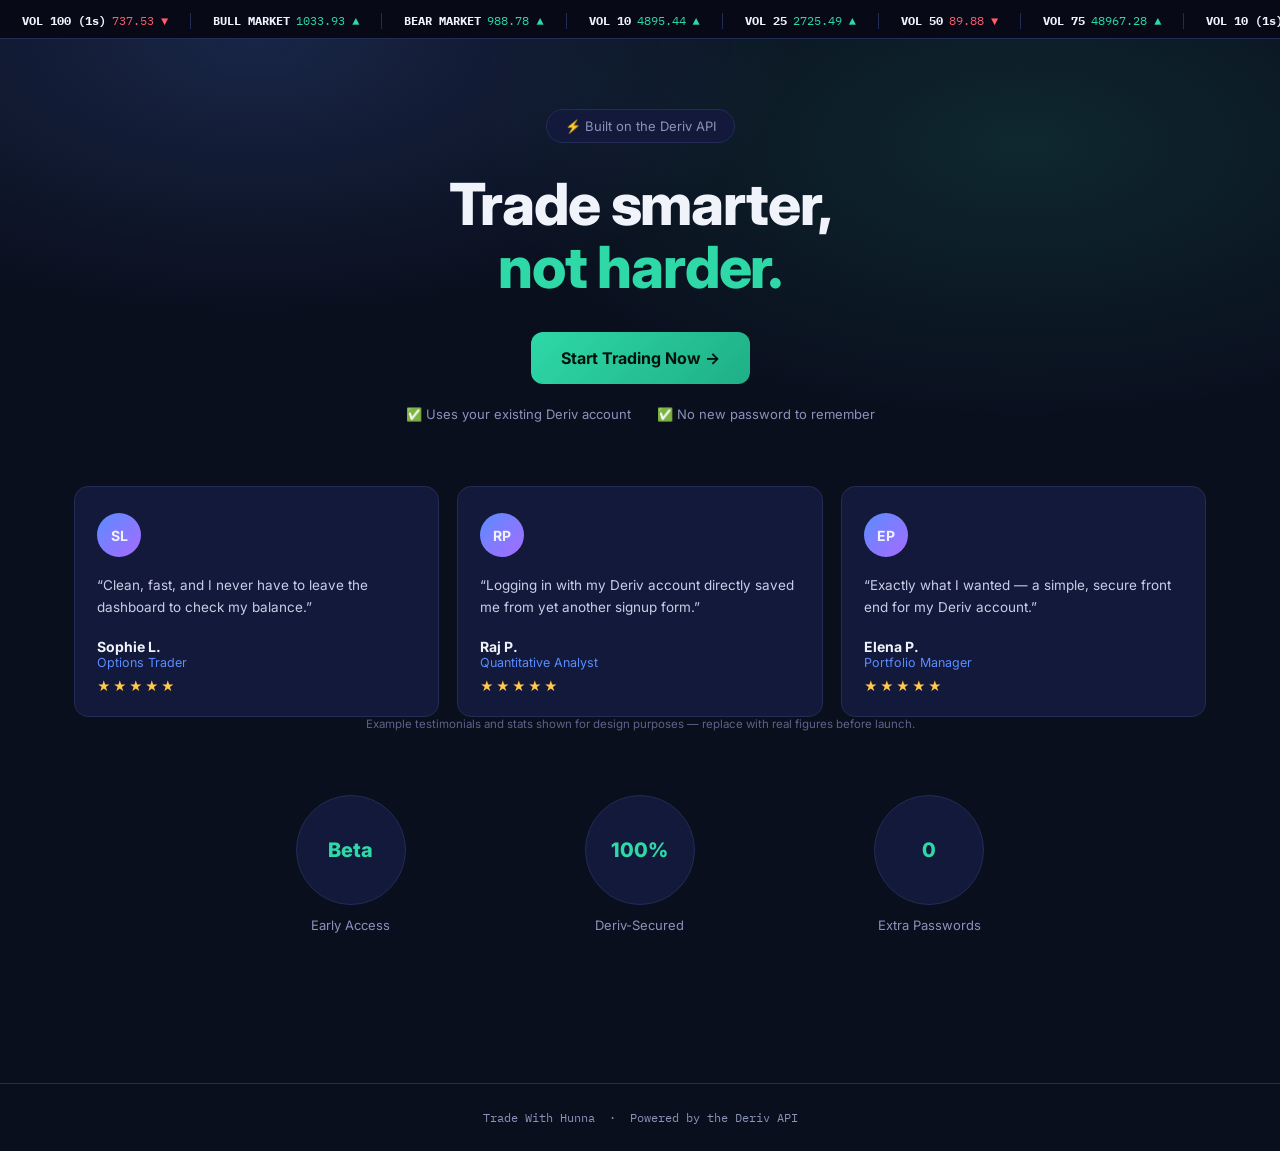
<file: index.html>
<!DOCTYPE html>
<html lang="en">
<head>
<meta charset="UTF-8">
<meta name="viewport" content="width=device-width, initial-scale=1.0">
<title>Trade With Hunna</title>
<link rel="preconnect" href="https://fonts.googleapis.com">
<link href="https://fonts.googleapis.com/css2?family=Inter:wght@400;500;600;700;800&family=IBM+Plex+Mono:wght@400;500&display=swap" rel="stylesheet">
<style>
  :root {
    --bg: #0A0F1E;
    --card: #12193A;
    --card-border: #232C55;
    --text: #F1F3FA;
    --text-dim: #8B92B8;
    --accent: #5B8CFF;
    --green: #2ED8A7;
    --purple: #A76BFF;
    --red: #FF5C6C;
  }
  * { box-sizing: border-box; }
  body {
    margin: 0;
    background: var(--bg);
    color: var(--text);
    font-family: 'Inter', sans-serif;
    -webkit-font-smoothing: antialiased;
  }
  .mono { font-family: 'IBM Plex Mono', monospace; }
  a { color: inherit; }

  /* Ticker */
  .ticker-bar {
    background: #070A16;
    border-bottom: 1px solid var(--card-border);
    overflow: hidden;
    white-space: nowrap;
    padding: 9px 0;
  }
  .ticker-track {
    display: inline-block;
    animation: scroll-left 30s linear infinite;
  }
  .ticker-item {
    display: inline-flex;
    align-items: center;
    gap: 6px;
    font-family: 'IBM Plex Mono', monospace;
    font-size: 12px;
    padding: 0 22px;
    border-right: 1px solid var(--card-border);
    color: var(--text-dim);
  }
  .ticker-item b { color: var(--text); }
  .ticker-item.up { color: var(--green); }
  .ticker-item.down { color: var(--red); }
  @keyframes scroll-left {
    from { transform: translateX(0); }
    to { transform: translateX(-50%); }
  }

  /* Hero */
  .hero {
    text-align: center;
    padding: 70px 24px 60px;
    background:
      radial-gradient(ellipse 900px 460px at 20% 0%, rgba(91,140,255,0.18), transparent 60%),
      radial-gradient(ellipse 900px 460px at 80% 10%, rgba(46,216,167,0.12), transparent 60%);
  }
  .badge {
    display: inline-flex;
    align-items: center;
    gap: 8px;
    background: var(--card);
    border: 1px solid var(--card-border);
    padding: 8px 18px;
    border-radius: 999px;
    font-size: 13px;
    color: var(--text-dim);
    margin-bottom: 30px;
  }
  h1 {
    font-size: clamp(34px, 6vw, 58px);
    font-weight: 800;
    letter-spacing: -0.02em;
    margin: 0 0 34px;
    line-height: 1.08;
  }
  h1 .accent { color: var(--green); }
  .cta {
    display: inline-flex;
    align-items: center;
    gap: 10px;
    background: linear-gradient(135deg, var(--green), #1FAF87);
    color: #04120C;
    font-weight: 700;
    font-size: 16px;
    padding: 16px 30px;
    border-radius: 12px;
    text-decoration: none;
  }
  .cta-notes {
    display: flex;
    justify-content: center;
    gap: 26px;
    margin-top: 22px;
    font-size: 13px;
    color: var(--text-dim);
    flex-wrap: wrap;
  }
  .cta-notes span { display: inline-flex; align-items: center; gap: 6px; }

  /* Testimonials */
  .testimonials {
    max-width: 1180px;
    margin: 64px auto 0;
    display: grid;
    grid-template-columns: repeat(auto-fit, minmax(240px, 1fr));
    gap: 18px;
    padding: 0 24px;
  }
  .t-card {
    background: var(--card);
    border: 1px solid var(--card-border);
    border-radius: 14px;
    padding: 26px 22px 22px;
    text-align: left;
  }
  .t-avatar {
    width: 44px; height: 44px;
    border-radius: 50%;
    background: linear-gradient(135deg, var(--accent), var(--purple));
    display: flex; align-items: center; justify-content: center;
    font-weight: 700;
    font-size: 14px;
    margin-bottom: 18px;
  }
  .t-quote { font-size: 13.5px; color: #C9CDE6; line-height: 1.6; margin-bottom: 20px; }
  .t-name { font-weight: 700; font-size: 14px; }
  .t-role { font-size: 12.5px; color: var(--accent); margin-bottom: 8px; }
  .t-stars { color: #FFC94A; font-size: 13px; letter-spacing: 2px; }

  /* Stats */
  .stats {
    max-width: 900px;
    margin: 64px auto 90px;
    display: grid;
    grid-template-columns: repeat(auto-fit, minmax(140px, 1fr));
    gap: 16px;
    padding: 0 24px;
    text-align: center;
  }
  .stat-circle {
    background: var(--card);
    border: 1px solid var(--card-border);
    border-radius: 50%;
    width: 110px; height: 110px;
    margin: 0 auto 12px;
    display: flex; align-items: center; justify-content: center;
    font-weight: 800;
    font-size: 20px;
    color: var(--green);
  }
  .stat-label { font-size: 13px; color: var(--text-dim); }

  footer { text-align: center; padding: 26px; color: var(--text-dim); font-size: 12px; font-family: 'IBM Plex Mono', monospace; border-top: 1px solid var(--card-border); }

  .disclaimer {
    max-width: 700px;
    margin: 0 auto 40px;
    text-align: center;
    font-size: 11.5px;
    color: #5C6389;
    padding: 0 24px;
  }
</style>
</head>
<body>

<div class="ticker-bar">
  <div class="ticker-track" id="ticker-track"></div>
</div>

<div class="hero">
  <div class="badge">&#9889; Built on the Deriv API</div>
  <h1>Trade smarter,<br><span class="accent">not harder.</span></h1>
  <a class="cta" href="https://trade-with-hunna-backend.onrender.com/login">Start Trading Now &rarr;</a>
  <div class="cta-notes">
    <span>&#9989; Uses your existing Deriv account</span>
    <span>&#9989; No new password to remember</span>
  </div>

  <div class="testimonials">
    <div class="t-card">
      <div class="t-avatar">SL</div>
      <div class="t-quote">&ldquo;Clean, fast, and I never have to leave the dashboard to check my balance.&rdquo;</div>
      <div class="t-name">Sophie L.</div>
      <div class="t-role">Options Trader</div>
      <div class="t-stars">&#9733;&#9733;&#9733;&#9733;&#9733;</div>
    </div>
    <div class="t-card">
      <div class="t-avatar">RP</div>
      <div class="t-quote">&ldquo;Logging in with my Deriv account directly saved me from yet another signup form.&rdquo;</div>
      <div class="t-name">Raj P.</div>
      <div class="t-role">Quantitative Analyst</div>
      <div class="t-stars">&#9733;&#9733;&#9733;&#9733;&#9733;</div>
    </div>
    <div class="t-card">
      <div class="t-avatar">EP</div>
      <div class="t-quote">&ldquo;Exactly what I wanted &mdash; a simple, secure front end for my Deriv account.&rdquo;</div>
      <div class="t-name">Elena P.</div>
      <div class="t-role">Portfolio Manager</div>
      <div class="t-stars">&#9733;&#9733;&#9733;&#9733;&#9733;</div>
    </div>
  </div>

  <div class="disclaimer">Example testimonials and stats shown for design purposes &mdash; replace with real figures before launch.</div>

  <div class="stats">
    <div>
      <div class="stat-circle">Beta</div>
      <div class="stat-label">Early Access</div>
    </div>
    <div>
      <div class="stat-circle">100%</div>
      <div class="stat-label">Deriv-Secured</div>
    </div>
    <div>
      <div class="stat-circle">0</div>
      <div class="stat-label">Extra Passwords</div>
    </div>
  </div>
</div>

<footer>Trade With Hunna &nbsp;&middot;&nbsp; Powered by the Deriv API</footer>

<script>
  const symbols = [
    ['VOL 100 (1s)', '737.53', 'down'],
    ['BULL MARKET', '1033.93', 'up'],
    ['BEAR MARKET', '988.78', 'up'],
    ['VOL 10', '4895.44', 'up'],
    ['VOL 25', '2725.49', 'up'],
    ['VOL 50', '89.88', 'down'],
    ['VOL 75', '48967.28', 'up'],
    ['VOL 10 (1s)', '9745.20', 'up'],
  ];
  const track = document.getElementById('ticker-track');
  const renderOnce = symbols.map(([name, val, dir]) =>
    `<span class="ticker-item ${dir}"><b>${name}</b> ${val} ${dir === 'up' ? '&#9650;' : '&#9660;'}</span>`
  ).join('');
  // duplicate for seamless loop
  track.innerHTML = renderOnce + renderOnce;
</script>

</body>
</html>
</file>
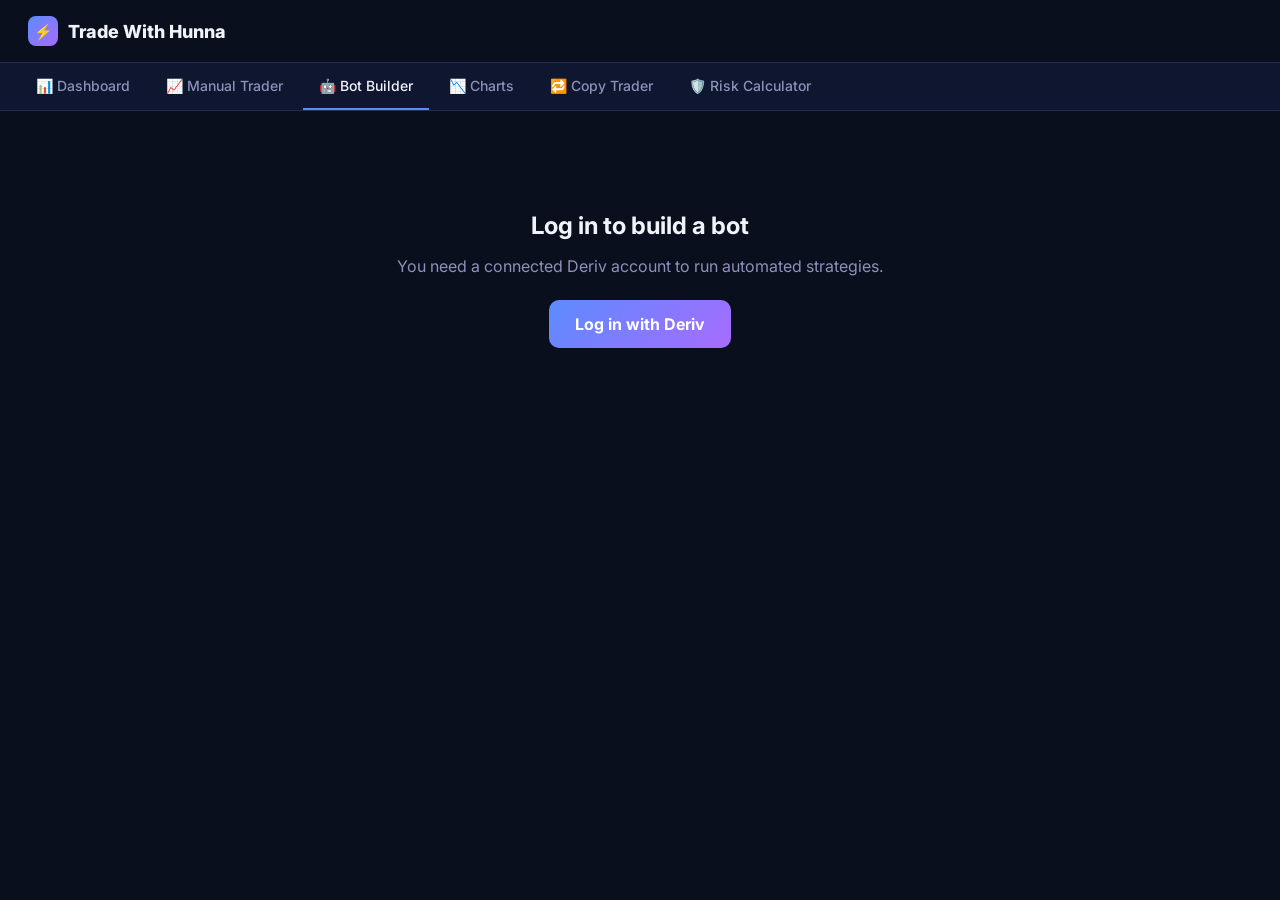
<file: bot-builder.html>
<!DOCTYPE html>
<html lang="en">
<head>
<meta charset="UTF-8">
<meta name="viewport" content="width=device-width, initial-scale=1.0">
<title>Bot Builder &mdash; Trade With Hunna</title>
<link rel="preconnect" href="https://fonts.googleapis.com">
<link href="https://fonts.googleapis.com/css2?family=Inter:wght@400;500;600;700;800&family=IBM+Plex+Mono:wght@400;500&display=swap" rel="stylesheet">
<style>
  :root {
    --bg: #0A0F1E;
    --card: #12193A;
    --card-border: #232C55;
    --text: #F1F3FA;
    --text-dim: #8B92B8;
    --accent: #5B8CFF;
    --green: #2ED8A7;
    --purple: #A76BFF;
    --red: #FF5C6C;
    --amber: #FFC94A;
  }
  * { box-sizing: border-box; }
  body { margin: 0; background: var(--bg); color: var(--text); font-family: 'Inter', sans-serif; }
  .mono { font-family: 'IBM Plex Mono', monospace; }

  .topbar { display: flex; align-items: center; justify-content: space-between; padding: 16px 28px; border-bottom: 1px solid var(--card-border); position: relative; z-index: 50; }
  .brand { display: flex; align-items: center; gap: 10px; font-weight: 800; font-size: 18px; text-decoration: none; color: var(--text); }
  .brand .glyph { width: 30px; height: 30px; border-radius: 8px; background: linear-gradient(135deg, var(--accent), var(--purple)); display: flex; align-items: center; justify-content: center; font-size: 15px; }

  /* Account switcher (pill + dropdown) - same pattern as Manual Trader */
  .acct-switcher { position: relative; }
  .balance-pill {
    display: flex; align-items: center; gap: 10px; background: var(--card); border: 1px solid var(--card-border);
    padding: 8px 16px; border-radius: 999px; font-size: 14px; font-weight: 600; cursor: pointer; user-select: none;
  }
  .balance-pill .dot { width: 7px; height: 7px; border-radius: 50%; background: var(--green); }
  .balance-pill .amt { color: var(--green); }
  .balance-pill .badge { font-size: 11px; border: 1px solid; padding: 2px 8px; border-radius: 20px; }
  .balance-pill .caret { color: var(--text-dim); font-size: 11px; transition: transform 0.15s ease; }
  .balance-pill.open .caret { transform: rotate(180deg); }

  .acct-dropdown {
    display: none; position: absolute; top: calc(100% + 10px); right: 0; width: 300px;
    background: #10172F; border: 1px solid var(--card-border); border-radius: 14px;
    box-shadow: 0 12px 32px rgba(0,0,0,0.45); overflow: hidden;
  }
  .acct-dropdown.open { display: block; }
  .acct-tabs { display: flex; }
  .acct-tabs button {
    flex: 1; background: none; border: none; color: var(--text-dim); font-family: inherit; font-weight: 700;
    font-size: 14px; padding: 14px 0; cursor: pointer; border-bottom: 2px solid transparent;
  }
  .acct-tabs button.active { color: var(--text); border-bottom-color: var(--red); }
  .acct-tabs button.active.demo-tab { border-bottom-color: var(--amber); }
  .acct-section-label { padding: 14px 16px 6px; font-size: 12px; color: var(--text-dim); font-weight: 600; }
  .acct-row {
    display: flex; align-items: center; justify-content: space-between; gap: 10px;
    margin: 0 12px 12px; padding: 12px 14px; background: #1A2244; border-radius: 10px;
    cursor: pointer; border: 1px solid transparent;
  }
  .acct-row.selected { border-color: var(--accent); }
  .acct-row .left { display: flex; align-items: center; gap: 10px; }
  .acct-row .flag { font-size: 18px; }
  .acct-row .meta .currency { font-weight: 700; font-size: 14px; }
  .acct-row .meta .id { font-size: 12px; color: var(--text-dim); }
  .acct-row .bal { font-weight: 700; font-size: 14px; }
  .acct-dropdown .logout-row {
    display: flex; align-items: center; justify-content: flex-end; gap: 6px;
    padding: 14px 16px; border-top: 1px solid var(--card-border); font-size: 13px; color: var(--text-dim);
    cursor: pointer;
  }
  .acct-dropdown .logout-row:hover { color: var(--text); }

  nav.subnav { display: flex; gap: 4px; padding: 0 20px; border-bottom: 1px solid var(--card-border); overflow-x: auto; background: #0F1630; }
  nav.subnav a { display: flex; align-items: center; gap: 7px; padding: 14px 16px; font-size: 14px; font-weight: 500; color: var(--text-dim); text-decoration: none; white-space: nowrap; border-bottom: 2px solid transparent; }
  nav.subnav a.active { color: var(--text); border-bottom-color: var(--accent); }

  .layout { max-width: 1300px; margin: 0 auto; padding: 32px 24px 80px; }
  .builder-grid { display: grid; grid-template-columns: 1fr 380px; gap: 20px; align-items: start; }
  @media (max-width: 980px) { .builder-grid { grid-template-columns: 1fr; } }

  .warning {
    background: rgba(255,92,108,0.08); border: 1px solid rgba(255,92,108,0.3);
    color: #FFB4BC; font-size: 13px; padding: 14px 18px; border-radius: 10px; margin-bottom: 24px; line-height: 1.5;
  }
  .warning.demo { background: rgba(255,201,74,0.08); border: 1px solid rgba(255,201,74,0.3); color: #FFE1A3; }

  .card { background: var(--card); border: 1px solid var(--card-border); border-radius: 16px; margin-bottom: 20px; overflow: hidden; }
  .card-header {
    background: #17205071; padding: 14px 20px; font-weight: 700; font-size: 14px;
    display: flex; align-items: center; gap: 8px; border-bottom: 1px solid var(--card-border);
  }
  .card-header .num {
    width: 22px; height: 22px; border-radius: 6px; background: var(--accent); color: #fff;
    display: flex; align-items: center; justify-content: center; font-size: 12px; font-weight: 800;
  }
  .card-body { padding: 20px; }
  .field { margin-bottom: 18px; }
  .field:last-child { margin-bottom: 0; }
  .field label { display: block; font-size: 13px; color: var(--text-dim); margin-bottom: 8px; }
  .field .hint { font-size: 12px; color: var(--text-dim); margin-top: 6px; }
  select, input {
    width: 100%; background: #0F1630; color: var(--text); border: 1px solid var(--card-border);
    padding: 11px 13px; border-radius: 10px; font-size: 14px; font-family: inherit;
  }
  select:disabled, input:disabled { opacity: 0.45; }
  .row2 { display: grid; grid-template-columns: 1fr 1fr; gap: 14px; }
  .row3 { display: grid; grid-template-columns: 1fr 1fr 1fr; gap: 14px; }
  .checkbox-field { display: flex; align-items: center; gap: 10px; }
  .checkbox-field input { width: auto; }
  .checkbox-field label { margin: 0; }

  /* Run panel (right column) */
  .run-panel { position: sticky; top: 20px; }
  .run-btn {
    width: 100%; padding: 16px; border-radius: 12px; border: none; font-weight: 700; font-size: 15px;
    cursor: pointer; display: flex; align-items: center; justify-content: center; gap: 8px; margin-bottom: 16px;
  }
  .run-btn.start { background: linear-gradient(135deg, var(--green), #1FAF87); color: #04120C; }
  .run-btn.stop { background: linear-gradient(135deg, var(--red), #C93E4D); color: #2A0508; }
  .run-btn:disabled { opacity: 0.5; cursor: not-allowed; }

  .stats-grid { display: grid; grid-template-columns: 1fr 1fr; gap: 12px; margin-bottom: 16px; }
  .stat-box { background: #0F1630; border: 1px solid var(--card-border); border-radius: 10px; padding: 12px 14px; }
  .stat-box .stat-label { font-size: 11px; color: var(--text-dim); text-transform: uppercase; letter-spacing: 0.03em; margin-bottom: 6px; }
  .stat-box .stat-value { font-weight: 700; font-size: 16px; }
  .stat-box .stat-value.profit { color: var(--green); }
  .stat-box .stat-value.loss { color: var(--red); }

  .status-line {
    display: flex; align-items: center; gap: 8px; font-size: 13px; color: var(--text-dim);
    padding: 10px 14px; background: #0F1630; border-radius: 10px; margin-bottom: 16px;
  }
  .status-line .status-dot { width: 8px; height: 8px; border-radius: 50%; background: var(--text-dim); }
  .status-line.running .status-dot { background: var(--green); animation: pulse 1.4s infinite; }
  @keyframes pulse { 0%,100% { opacity: 1; } 50% { opacity: 0.35; } }

  .log-panel {
    background: #0F1630; border: 1px solid var(--card-border); border-radius: 10px; padding: 12px 14px;
    max-height: 260px; overflow-y: auto; font-size: 12.5px; line-height: 1.7;
  }
  .log-panel .log-entry { color: var(--text-dim); }
  .log-panel .log-entry.profit { color: var(--green); }
  .log-panel .log-entry.loss { color: var(--red); }
  .log-panel .log-empty { color: var(--text-dim); text-align: center; padding: 24px 0; }
  .reset-btn {
    width: 100%; margin-top: 14px; padding: 12px; border-radius: 10px; border: 1px solid var(--card-border);
    background: transparent; color: var(--text-dim); font-weight: 600; font-size: 13px; cursor: pointer;
  }
  .reset-btn:hover { color: var(--text); border-color: var(--text-dim); }

  .gate { text-align: center; padding: 80px 24px; }
  .gate h2 { font-size: 24px; margin-bottom: 12px; }
  .gate p { color: var(--text-dim); margin-bottom: 24px; }
  .btn-primary { display: inline-block; background: linear-gradient(135deg, var(--accent), var(--purple)); color: #fff; font-weight: 700; padding: 14px 26px; border-radius: 10px; text-decoration: none; }
</style>
</head>
<body>

<div class="topbar">
  <a class="brand" href="/"><span class="glyph">&#9889;</span> Trade With Hunna</a>
  <div class="acct-switcher" id="acct-switcher" style="display:none;">
    <div class="balance-pill" id="balance-pill">
      <span class="dot"></span><span>&hellip;</span>
    </div>
    <div class="acct-dropdown" id="acct-dropdown">
      <div class="acct-tabs">
        <button type="button" id="tab-real" class="real-tab">Real</button>
        <button type="button" id="tab-demo" class="demo-tab">Demo</button>
      </div>
      <div class="acct-section-label">Deriv accounts</div>
      <div id="acct-list"></div>
      <div class="logout-row" id="logout-row">Logout &#8594;</div>
    </div>
  </div>
</div>

<nav class="subnav">
  <a href="dashboard.html">&#128202; Dashboard</a>
  <a href="manual-trader.html">&#128200; Manual Trader</a>
  <a href="bot-builder.html" class="active">&#129302; Bot Builder</a>
  <a href="charts.html">&#128201; Charts</a>
  <a href="#" class="disabled">&#128257; Copy Trader</a>
  <a href="#" class="disabled">&#128737;&#65039; Risk Calculator</a>
</nav>

<div id="content">
  <div class="gate">
    <h2 class="mono">Checking session&hellip;</h2>
  </div>
</div>

<script>
  const BACKEND_URL = 'https://trade-with-hunna-backend.onrender.com';
  const PROXY_WS_URL = 'wss://trade-with-hunna-backend.onrender.com/ws/market-data';
  const switcherEl = document.getElementById('acct-switcher');
  const balancePill = document.getElementById('balance-pill');
  const dropdownEl = document.getElementById('acct-dropdown');
  const content = document.getElementById('content');

  let currency = 'USD';
  let accounts = [];
  let selectedType = 'demo';
  let balanceRefreshTimer = null;

  function renderLoggedOut() {
    if (balanceRefreshTimer) { clearInterval(balanceRefreshTimer); balanceRefreshTimer = null; }
    stopBot(true);
    switcherEl.style.display = 'none';
    content.innerHTML = `
      <div class="gate">
        <h2>Log in to build a bot</h2>
        <p>You need a connected Deriv account to run automated strategies.</p>
        <a class="btn-primary" href="${BACKEND_URL}/login">Log in with Deriv</a>
      </div>`;
  }

  function currentAccount() {
    return accounts.find((a) => a.account_type === selectedType) || accounts[0] || null;
  }

  // ---------- Account switcher (identical pattern to Manual Trader) ----------

  function renderSwitcher() {
    const acc = currentAccount();
    if (!acc) return;
    currency = acc.currency || 'USD';
    const balance = parseFloat(acc.balance || 0).toFixed(2);
    const isDemo = selectedType === 'demo';
    const badgeColor = isDemo ? 'var(--amber)' : 'var(--green)';

    balancePill.innerHTML = `
      <span class="dot"></span>
      <span class="amt mono">${balance} ${escapeHtml(currency)}</span>
      <span class="badge mono" style="color:${badgeColor}; border-color:${badgeColor}66;">${isDemo ? 'DEMO' : 'REAL'}</span>
      <span class="caret">&#9660;</span>`;

    renderAcctList();
    updateTabHighlight();
  }

  function updateTabHighlight() {
    document.getElementById('tab-real').classList.toggle('active', selectedType === 'real');
    document.getElementById('tab-demo').classList.toggle('active', selectedType === 'demo');
  }

  function renderAcctList() {
    const list = document.getElementById('acct-list');
    const matching = accounts.filter((a) => a.account_type === selectedType);
    list.innerHTML = matching.map((a) => {
      const bal = parseFloat(a.balance || 0).toFixed(2);
      const isSelected = a === currentAccount();
      return `
        <div class="acct-row${isSelected ? ' selected' : ''}" data-account-id="${escapeHtml(a.account_id)}">
          <div class="left">
            <span class="flag">&#128176;</span>
            <div class="meta">
              <div class="currency mono">${escapeHtml(a.currency)}</div>
              <div class="id mono">${escapeHtml(a.account_id)}</div>
            </div>
          </div>
          <div class="bal mono">${bal} ${escapeHtml(a.currency)}</div>
        </div>`;
    }).join('') || `<div class="acct-section-label" style="padding-bottom:16px;">No ${escapeHtml(selectedType)} account found.</div>`;

    list.querySelectorAll('.acct-row').forEach((row) => {
      row.addEventListener('click', () => { closeDropdown(); onAccountChanged(); });
    });
  }

  function onAccountChanged() {
    renderSwitcher();
    updateWarningBanner();
    // Switching accounts mid-run would trade on the wrong account - stop for safety.
    if (botState === 'running') stopBot(false, 'Bot stopped: account was switched.');
  }

  function openDropdown() { dropdownEl.classList.add('open'); balancePill.classList.add('open'); }
  function closeDropdown() { dropdownEl.classList.remove('open'); balancePill.classList.remove('open'); }

  balancePill.addEventListener('click', (e) => {
    e.stopPropagation();
    dropdownEl.classList.contains('open') ? closeDropdown() : openDropdown();
  });
  document.addEventListener('click', (e) => {
    if (!switcherEl.contains(e.target)) closeDropdown();
  });
  document.getElementById('tab-real').addEventListener('click', () => { selectedType = 'real'; onAccountChanged(); });
  document.getElementById('tab-demo').addEventListener('click', () => { selectedType = 'demo'; onAccountChanged(); });
  document.getElementById('logout-row').addEventListener('click', async () => {
    await fetch(`${BACKEND_URL}/logout`, { method: 'POST', credentials: 'include' });
    window.location.href = `${BACKEND_URL}/login`;
  });

  function updateWarningBanner() {
    const banner = document.getElementById('bot-warning');
    if (!banner) return;
    if (selectedType === 'real') {
      banner.className = 'warning';
      banner.innerHTML = '&#9888;&#65039; This bot will trade on your REAL account using real funds. Test your strategy on Demo first.';
    } else {
      banner.className = 'warning demo';
      banner.innerHTML = '&#127919; This bot is set to trade on your DEMO account. No real money is at risk.';
    }
  }

  async function refreshAccounts() {
    try {
      const res = await fetch(`${BACKEND_URL}/api/accounts`, { credentials: 'include' });
      const data = await res.json();
      if (data.error || !data.data) return;
      accounts = data.data;
      renderSwitcher();
    } catch (err) { /* silent - retried on next cycle */ }
  }

  function startBalancePolling() {
    if (balanceRefreshTimer) clearInterval(balanceRefreshTimer);
    balanceRefreshTimer = setInterval(refreshAccounts, 8000);
  }

  function escapeHtml(str) {
    const div = document.createElement('div');
    div.textContent = str == null ? '' : String(str);
    return div.innerHTML;
  }

  // ---------- Bot Builder panel ----------

  function renderBuilder() {
    switcherEl.style.display = 'block';
    renderSwitcher();

    content.innerHTML = `
      <div class="layout">
        <div class="warning" id="bot-warning"></div>
        <div class="builder-grid">
          <div>
            <div class="card">
              <div class="card-header"><span class="num">1</span> Trade parameters</div>
              <div class="card-body">
                <div class="field">
                  <label>Market</label>
                  <select id="bot-symbol">
                    <option value="R_10">Volatility 10 Index</option>
                    <option value="R_25">Volatility 25 Index</option>
                    <option value="R_50">Volatility 50 Index</option>
                    <option value="R_75" selected>Volatility 75 Index</option>
                    <option value="R_100">Volatility 100 Index</option>
                  </select>
                </div>
                <div class="row2">
                  <div class="field">
                    <label>Contract to buy</label>
                    <select id="bot-contract-type">
                      <option value="CALL">Rise</option>
                      <option value="PUT">Fall</option>
                    </select>
                  </div>
                  <div class="field">
                    <label>Duration (ticks)</label>
                    <input type="number" id="bot-duration" value="5" min="1" max="10" step="1">
                  </div>
                </div>
                <div class="field">
                  <label>Base stake (${escapeHtml(currency)})</label>
                  <input type="number" id="bot-base-stake" value="1" min="0.35" step="0.01">
                </div>
              </div>
            </div>

            <div class="card">
              <div class="card-header"><span class="num">2</span> Purchase conditions</div>
              <div class="card-body">
                <div class="field">
                  <label>Entry trigger</label>
                  <select id="bot-trigger-type">
                    <option value="immediate">Trade immediately, then repeat automatically</option>
                    <option value="streak">Wait for a streak of consecutive ticks in one direction</option>
                  </select>
                </div>
                <div class="row2" id="bot-streak-fields" style="display:none;">
                  <div class="field">
                    <label>Direction to watch for</label>
                    <select id="bot-streak-direction">
                      <option value="up">Consecutive rises</option>
                      <option value="down">Consecutive falls</option>
                    </select>
                  </div>
                  <div class="field">
                    <label>Streak length (ticks)</label>
                    <input type="number" id="bot-streak-length" value="3" min="2" max="10" step="1">
                  </div>
                </div>
                <div class="field hint" id="bot-trigger-hint" style="margin-top:-6px;">The bot places a trade, waits for it to resolve, then immediately looks for the next entry.</div>
              </div>
            </div>

            <div class="card">
              <div class="card-header"><span class="num">3</span> Risk management</div>
              <div class="card-body">
                <div class="row2">
                  <div class="field">
                    <label>On loss, multiply next stake by</label>
                    <input type="number" id="bot-loss-multiplier" value="1" min="1" step="0.1">
                    <div class="hint">Use 1 for flat staking. Use e.g. 2 for a martingale-style recovery. Higher multipliers increase risk quickly.</div>
                  </div>
                  <div class="field">
                    <div class="checkbox-field" style="margin-top:30px;">
                      <input type="checkbox" id="bot-reset-on-win" checked>
                      <label for="bot-reset-on-win">Reset stake to base after a win</label>
                    </div>
                  </div>
                </div>
              </div>
            </div>

            <div class="card">
              <div class="card-header"><span class="num">4</span> Stop conditions</div>
              <div class="card-body">
                <div class="row3">
                  <div class="field">
                    <label>Stop after N trades (optional)</label>
                    <input type="number" id="bot-max-trades" min="1" step="1" placeholder="Unlimited">
                  </div>
                  <div class="field">
                    <label>Stop at total profit (optional)</label>
                    <input type="number" id="bot-stop-profit" min="0" step="0.01" placeholder="No limit">
                  </div>
                  <div class="field">
                    <label>Stop at total loss (optional)</label>
                    <input type="number" id="bot-stop-loss" min="0" step="0.01" placeholder="No limit">
                  </div>
                </div>
              </div>
            </div>
          </div>

          <div class="run-panel">
            <div class="card">
              <div class="card-body">
                <button class="run-btn start" id="bot-run-btn">&#9654; Run bot</button>
                <div class="status-line" id="bot-status-line"><span class="status-dot"></span><span id="bot-status-text">Idle</span></div>
                <div class="stats-grid">
                  <div class="stat-box"><div class="stat-label">Total stake</div><div class="stat-value mono" id="stat-total-stake">0.00 ${escapeHtml(currency)}</div></div>
                  <div class="stat-box"><div class="stat-label">Total payout</div><div class="stat-value mono" id="stat-total-payout">0.00 ${escapeHtml(currency)}</div></div>
                  <div class="stat-box"><div class="stat-label">Runs</div><div class="stat-value mono" id="stat-runs">0</div></div>
                  <div class="stat-box"><div class="stat-label">Won / Lost</div><div class="stat-value mono" id="stat-won-lost">0 / 0</div></div>
                  <div class="stat-box" style="grid-column: 1 / -1;"><div class="stat-label">Total profit/loss</div><div class="stat-value mono" id="stat-pnl">0.00 ${escapeHtml(currency)}</div></div>
                </div>
                <div class="log-panel" id="bot-log"><div class="log-empty">When you're ready to trade, hit Run.<br>Activity will show here.</div></div>
                <button class="reset-btn" id="bot-reset-btn">Reset stats</button>
              </div>
            </div>
          </div>
        </div>
      </div>`;

    updateWarningBanner();
    startBalancePolling();

    document.getElementById('bot-trigger-type').addEventListener('change', (e) => {
      const isStreak = e.target.value === 'streak';
      document.getElementById('bot-streak-fields').style.display = isStreak ? 'grid' : 'none';
      document.getElementById('bot-trigger-hint').textContent = isStreak
        ? 'The bot watches live ticks and only enters once the chosen streak occurs.'
        : "The bot places a trade, waits for it to resolve, then immediately looks for the next entry.";
    });

    document.getElementById('bot-run-btn').addEventListener('click', () => {
      if (botState === 'running') {
        stopBot(false, 'Bot stopped by user.');
      } else {
        startBot();
      }
    });

    document.getElementById('bot-reset-btn').addEventListener('click', () => {
      if (botState === 'running') stopBot(false, 'Bot stopped for reset.');
      resetStats();
    });
  }

  // ---------- Bot engine ----------

  let botState = 'idle'; // 'idle' | 'running'
  let botConfig = null;
  let currentStake = 0;
  let tickWs = null;
  let lastQuote = null;
  let streakCount = 0;
  let statusPollTimer = null;
  let openContractId = null;

  let stats = { totalStake: 0, totalPayout: 0, runs: 0, won: 0, lost: 0, pnl: 0 };

  function resetStats() {
    stats = { totalStake: 0, totalPayout: 0, runs: 0, won: 0, lost: 0, pnl: 0 };
    renderStats();
    const log = document.getElementById('bot-log');
    if (log) log.innerHTML = `<div class="log-empty">When you're ready to trade, hit Run.<br>Activity will show here.</div>`;
  }

  function renderStats() {
    const set = (id, val) => { const el = document.getElementById(id); if (el) el.textContent = val; };
    set('stat-total-stake', `${stats.totalStake.toFixed(2)} ${currency}`);
    set('stat-total-payout', `${stats.totalPayout.toFixed(2)} ${currency}`);
    set('stat-runs', stats.runs);
    set('stat-won-lost', `${stats.won} / ${stats.lost}`);
    const pnlEl = document.getElementById('stat-pnl');
    if (pnlEl) {
      pnlEl.textContent = `${stats.pnl >= 0 ? '+' : ''}${stats.pnl.toFixed(2)} ${currency}`;
      pnlEl.className = 'stat-value mono ' + (stats.pnl > 0 ? 'profit' : stats.pnl < 0 ? 'loss' : '');
    }
  }

  function logEvent(message, kind) {
    const log = document.getElementById('bot-log');
    if (!log) return;
    if (log.querySelector('.log-empty')) log.innerHTML = '';
    const time = new Date().toLocaleTimeString();
    const div = document.createElement('div');
    div.className = 'log-entry' + (kind ? ' ' + kind : '');
    div.textContent = `[${time}] ${message}`;
    log.prepend(div);
  }

  function setStatusUI(running, text) {
    const line = document.getElementById('bot-status-line');
    const label = document.getElementById('bot-status-text');
    const btn = document.getElementById('bot-run-btn');
    if (line) line.classList.toggle('running', running);
    if (label) label.textContent = text;
    if (btn) {
      btn.className = 'run-btn ' + (running ? 'stop' : 'start');
      btn.innerHTML = running ? '&#9632; Stop bot' : '&#9654; Run bot';
    }
    // Lock config fields while running so the strategy can't change mid-flight
    ['bot-symbol','bot-contract-type','bot-duration','bot-base-stake','bot-trigger-type',
     'bot-streak-direction','bot-streak-length','bot-loss-multiplier','bot-reset-on-win',
     'bot-max-trades','bot-stop-profit','bot-stop-loss'].forEach((id) => {
      const el = document.getElementById(id);
      if (el) el.disabled = running;
    });
  }

  function readConfig() {
    const val = (id) => document.getElementById(id).value;
    const checked = (id) => document.getElementById(id).checked;
    return {
      symbol: val('bot-symbol'),
      contractType: val('bot-contract-type'),
      duration: Number(val('bot-duration')),
      baseStake: Number(val('bot-base-stake')),
      triggerType: val('bot-trigger-type'),
      streakDirection: val('bot-streak-direction'),
      streakLength: Number(val('bot-streak-length')),
      lossMultiplier: Number(val('bot-loss-multiplier')) || 1,
      resetOnWin: checked('bot-reset-on-win'),
      maxTrades: val('bot-max-trades') ? Number(val('bot-max-trades')) : null,
      stopProfit: val('bot-stop-profit') ? Number(val('bot-stop-profit')) : null,
      stopLoss: val('bot-stop-loss') ? Number(val('bot-stop-loss')) : null,
    };
  }

  function startBot() {
    botConfig = readConfig();
    if (!botConfig.baseStake || botConfig.baseStake <= 0) {
      logEvent('Cannot start: base stake must be greater than 0.', 'loss');
      return;
    }
    currentStake = botConfig.baseStake;
    botState = 'running';
    setStatusUI(true, 'Running');
    logEvent(`Bot started on ${botConfig.symbol} (${selectedType.toUpperCase()}).`);

    if (botConfig.triggerType === 'streak') {
      startTickWatcher();
    } else {
      attemptTrade();
    }
  }

  function stopBot(silent, message) {
    botState = 'idle';
    if (tickWs) { try { tickWs.close(); } catch (e) {} tickWs = null; }
    if (statusPollTimer) { clearInterval(statusPollTimer); statusPollTimer = null; }
    openContractId = null;
    streakCount = 0;
    lastQuote = null;
    setStatusUI(false, 'Idle');
    if (!silent) logEvent(message || 'Bot stopped.');
  }

  function startTickWatcher() {
    streakCount = 0;
    lastQuote = null;
    if (tickWs) { try { tickWs.close(); } catch (e) {} }
    tickWs = new WebSocket(PROXY_WS_URL);
    tickWs.onopen = () => tickWs.send(JSON.stringify({ ticks: botConfig.symbol, subscribe: 1 }));
    tickWs.onmessage = (event) => {
      if (botState !== 'running') return;
      const data = JSON.parse(event.data);
      if (data.msg_type !== 'tick' || !data.tick) return;
      const quote = parseFloat(data.tick.quote);
      if (lastQuote !== null) {
        const direction = quote > lastQuote ? 'up' : quote < lastQuote ? 'down' : null;
        if (direction === botConfig.streakDirection) {
          streakCount += 1;
        } else if (direction) {
          streakCount = 0; // reset on any break in the streak
        }
        if (streakCount >= botConfig.streakLength) {
          streakCount = 0;
          logEvent(`Streak of ${botConfig.streakLength} ${botConfig.streakDirection === 'up' ? 'rises' : 'falls'} detected - entering trade.`);
          if (tickWs) { try { tickWs.close(); } catch (e) {} tickWs = null; }
          attemptTrade();
        }
      }
      lastQuote = quote;
    };
    tickWs.onerror = () => {
      if (botState === 'running') logEvent('Market data connection error - retrying.', 'loss');
    };
  }

  async function attemptTrade() {
    if (botState !== 'running') return;

    try {
      const res = await fetch(`${BACKEND_URL}/api/trade`, {
        method: 'POST',
        credentials: 'include',
        headers: { 'Content-Type': 'application/json' },
        body: JSON.stringify({
          symbol: botConfig.symbol,
          contractType: botConfig.contractType,
          stake: currentStake,
          duration: botConfig.duration,
          durationUnit: 't',
          currency,
          accountType: selectedType,
        }),
      });
      const data = await res.json();

      if (!res.ok || data.error) {
        logEvent('Trade failed: ' + (data.message || data.error || 'Unknown error'), 'loss');
        stopBot(true);
        setStatusUI(false, 'Stopped - trade error');
        return;
      }

      stats.totalStake += currentStake;
      stats.runs += 1;
      renderStats();
      logEvent(`Bought ${botConfig.contractType === 'CALL' ? 'Rise' : 'Fall'} for ${currentStake.toFixed(2)} ${currency} (contract #${data.contractId}).`);
      refreshAccounts();

      openContractId = data.contractId;
      if (statusPollTimer) clearInterval(statusPollTimer);
      statusPollTimer = setInterval(pollOpenContract, 2000);
    } catch (err) {
      logEvent('Trade failed: could not reach server.', 'loss');
      stopBot(true);
      setStatusUI(false, 'Stopped - connection error');
    }
  }

  async function pollOpenContract() {
    if (!openContractId) return;
    try {
      const res = await fetch(
        `${BACKEND_URL}/api/contract/${openContractId}/status?accountType=${selectedType}`,
        { credentials: 'include' }
      );
      const data = await res.json();
      if (!res.ok || data.error) return; // retry on next cycle

      if (data.isSold) {
        clearInterval(statusPollTimer);
        statusPollTimer = null;
        openContractId = null;
        handleTradeResolved(Number(data.profit || 0));
      }
    } catch (err) { /* retry on next cycle */ }
  }

  function handleTradeResolved(profit) {
    const isWin = profit >= 0;
    stats.pnl += profit;
    stats.totalPayout += Math.max(0, currentStake + profit);
    if (isWin) stats.won += 1; else stats.lost += 1;
    renderStats();
    logEvent(
      `Contract resolved: ${isWin ? '+' : ''}${profit.toFixed(2)} ${currency}.`,
      isWin ? 'profit' : 'loss'
    );
    refreshAccounts();

    // Apply money management rules for the next trade
    if (!isWin) {
      currentStake = currentStake * botConfig.lossMultiplier;
    } else if (botConfig.resetOnWin) {
      currentStake = botConfig.baseStake;
    }

    // Check stop conditions
    if (botConfig.maxTrades && stats.runs >= botConfig.maxTrades) {
      stopBot(false, `Stopped: reached max trades (${botConfig.maxTrades}).`);
      return;
    }
    if (botConfig.stopProfit !== null && stats.pnl >= botConfig.stopProfit) {
      stopBot(false, `Stopped: reached profit target (${botConfig.stopProfit} ${currency}).`);
      return;
    }
    if (botConfig.stopLoss !== null && stats.pnl <= -Math.abs(botConfig.stopLoss)) {
      stopBot(false, `Stopped: reached max loss (${botConfig.stopLoss} ${currency}).`);
      return;
    }
    if (botState !== 'running') return;

    // Otherwise, look for the next entry
    if (botConfig.triggerType === 'streak') {
      startTickWatcher();
    } else {
      attemptTrade();
    }
  }

  fetch(`${BACKEND_URL}/me`, { credentials: 'include' })
    .then((res) => res.json())
    .then((meData) => {
      if (!meData.loggedIn) { renderLoggedOut(); return; }
      return fetch(`${BACKEND_URL}/api/accounts`, { credentials: 'include' })
        .then((res) => res.json())
        .then((accountData) => {
          if (accountData.error) { renderLoggedOut(); return; }
          accounts = accountData.data || [];
          if (!accounts.length) { renderLoggedOut(); return; }
          selectedType = accounts.some((a) => a.account_type === 'demo') ? 'demo' : accounts[0].account_type;
          renderBuilder();
        });
    })
    .catch(() => renderLoggedOut());
</script>

</body>
</html>
</file>
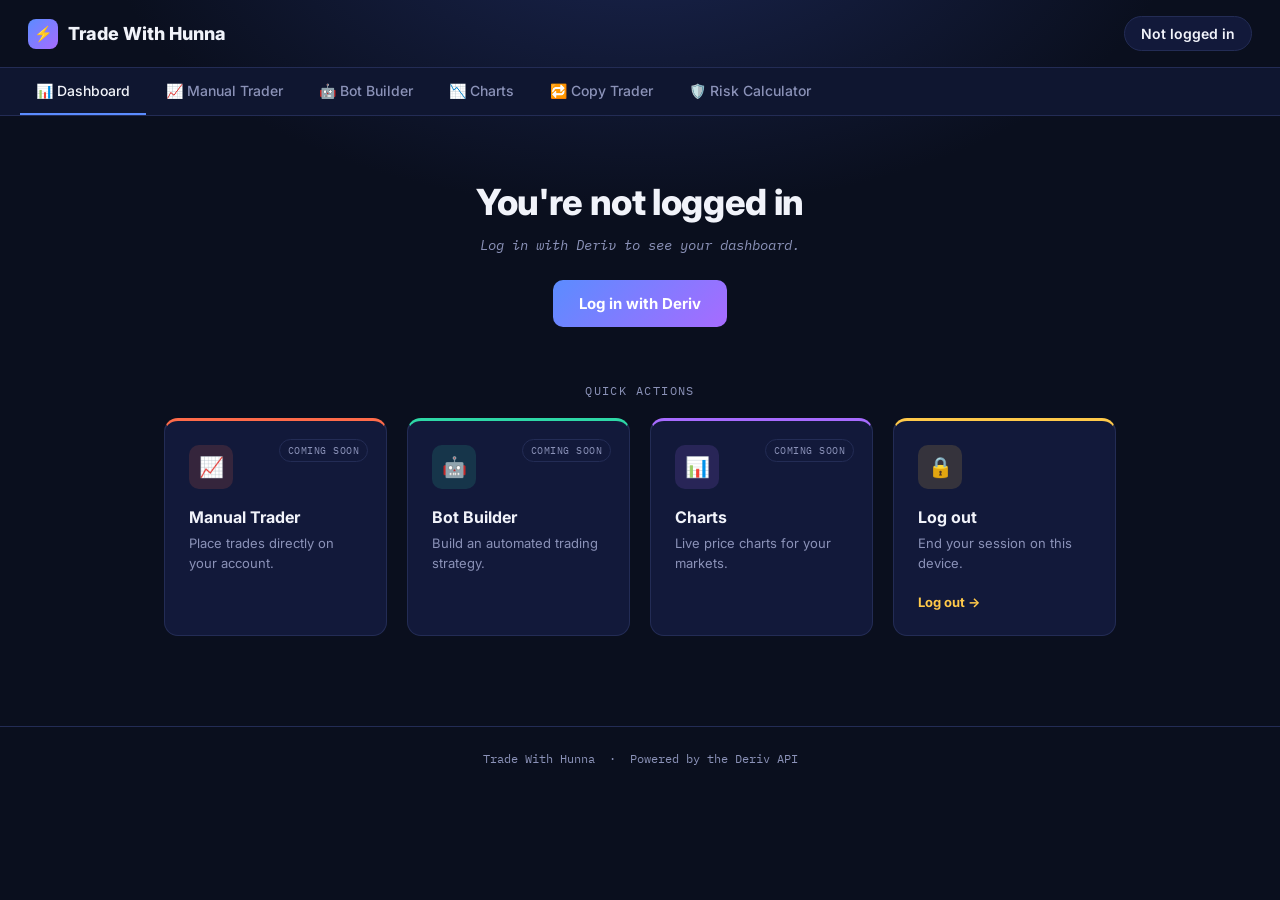
<file: dashboard (1).html>
<!DOCTYPE html>
<html lang="en">
<head>
<meta charset="UTF-8">
<meta name="viewport" content="width=device-width, initial-scale=1.0">
<title>Dashboard &mdash; Trade With Hunna</title>
<link rel="preconnect" href="https://fonts.googleapis.com">
<link href="https://fonts.googleapis.com/css2?family=Inter:wght@400;500;600;700;800&family=IBM+Plex+Mono:wght@400;500&display=swap" rel="stylesheet">
<style>
  :root {
    --bg: #0A0F1E;
    --bg-soft: #0F1630;
    --card: #12193A;
    --card-border: #232C55;
    --text: #F1F3FA;
    --text-dim: #8B92B8;
    --accent: #5B8CFF;
    --c-orange: #FF6B4A;
    --c-green: #2ED8A7;
    --c-purple: #A76BFF;
    --c-yellow: #FFC94A;
  }
  * { box-sizing: border-box; }
  body {
    margin: 0;
    background: var(--bg);
    background-image: radial-gradient(ellipse 900px 500px at 50% -10%, #1A2550 0%, transparent 60%);
    color: var(--text);
    font-family: 'Inter', sans-serif;
    -webkit-font-smoothing: antialiased;
    min-height: 100vh;
  }
  .mono { font-family: 'IBM Plex Mono', monospace; }

  .topbar {
    display: flex;
    align-items: center;
    justify-content: space-between;
    padding: 16px 28px;
    border-bottom: 1px solid var(--card-border);
  }
  .brand {
    display: flex;
    align-items: center;
    gap: 10px;
    font-weight: 800;
    font-size: 18px;
    text-decoration: none;
    color: var(--text);
  }
  .brand .glyph {
    width: 30px; height: 30px;
    border-radius: 8px;
    background: linear-gradient(135deg, var(--accent), var(--c-purple));
    display: flex; align-items: center; justify-content: center;
    font-size: 15px;
  }
  .balance-pill {
    display: flex;
    align-items: center;
    gap: 10px;
    background: var(--card);
    border: 1px solid var(--card-border);
    padding: 8px 16px;
    border-radius: 999px;
    font-size: 14px;
    font-weight: 600;
  }
  .balance-pill .amt { color: var(--c-green); }
  .balance-pill .dot { width: 7px; height: 7px; border-radius: 50%; background: var(--c-green); }

  nav.subnav {
    display: flex;
    gap: 4px;
    padding: 0 20px;
    border-bottom: 1px solid var(--card-border);
    overflow-x: auto;
    background: var(--bg-soft);
  }
  nav.subnav a {
    display: flex;
    align-items: center;
    gap: 7px;
    padding: 14px 16px;
    font-size: 14px;
    font-weight: 500;
    color: var(--text-dim);
    text-decoration: none;
    white-space: nowrap;
    border-bottom: 2px solid transparent;
    transition: color 0.15s ease;
  }
  nav.subnav a.active { color: var(--text); border-bottom-color: var(--accent); }
  nav.subnav a.disabled:hover { color: var(--text-dim); }
  nav.subnav a:not(.disabled):hover { color: var(--text); }

  main { padding: 64px 24px 20px; text-align: center; }
  main h1 { font-size: 36px; font-weight: 800; margin: 0 0 12px; letter-spacing: -0.01em; }
  .quote { font-family: 'IBM Plex Mono', monospace; font-style: italic; color: var(--text-dim); font-size: 14px; }

  .quick-label {
    font-family: 'IBM Plex Mono', monospace;
    font-size: 12px;
    letter-spacing: 0.12em;
    text-transform: uppercase;
    color: var(--text-dim);
    margin: 56px 0 20px;
  }

  .cards {
    max-width: 1000px;
    margin: 0 auto;
    display: grid;
    grid-template-columns: repeat(auto-fit, minmax(210px, 1fr));
    gap: 20px;
    padding: 0 24px 70px;
  }
  .card {
    background: var(--card);
    border: 1px solid var(--card-border);
    border-top: 3px solid var(--c);
    border-radius: 14px;
    padding: 24px;
    text-align: left;
    position: relative;
    transition: transform 0.15s ease, box-shadow 0.15s ease;
  }
  .card:hover { transform: translateY(-3px); box-shadow: 0 12px 30px -10px rgba(0,0,0,0.5); }
  .card .icon {
    width: 44px; height: 44px;
    border-radius: 10px;
    background: var(--ic-bg);
    display: flex; align-items: center; justify-content: center;
    font-size: 20px;
    margin-bottom: 18px;
  }
  .card h3 { margin: 0 0 6px; font-size: 16px; font-weight: 700; }
  .card p { margin: 0 0 18px; font-size: 13px; color: var(--text-dim); line-height: 1.55; }
  .card .open { font-size: 13px; font-weight: 700; color: var(--c); text-decoration: none; }
  .card .soon {
    position: absolute; top: 18px; right: 18px;
    font-family: 'IBM Plex Mono', monospace; font-size: 10px; letter-spacing: 0.05em; text-transform: uppercase;
    color: var(--text-dim); border: 1px solid var(--card-border); padding: 4px 8px; border-radius: 20px;
  }

  .card.orange { --c: var(--c-orange); --ic-bg: rgba(255,107,74,0.15); }
  .card.green  { --c: var(--c-green);  --ic-bg: rgba(46,216,167,0.15); }
  .card.purple { --c: var(--c-purple); --ic-bg: rgba(167,107,255,0.15); }
  .card.yellow { --c: var(--c-yellow); --ic-bg: rgba(255,201,74,0.15); }

  .btn-primary {
    display: inline-block;
    background: linear-gradient(135deg, var(--accent), var(--c-purple));
    color: #fff;
    font-weight: 700;
    font-size: 15px;
    padding: 14px 26px;
    border-radius: 10px;
    text-decoration: none;
  }

  footer { text-align: center; padding: 24px; color: var(--text-dim); font-size: 12px; font-family: 'IBM Plex Mono', monospace; border-top: 1px solid var(--card-border); }

  @media (max-width: 560px) {
    main { padding: 44px 16px 10px; }
    main h1 { font-size: 26px; }
  }
</style>
</head>
<body>

<div class="topbar">
  <a class="brand" href="/"><span class="glyph">&#9889;</span> Trade With Hunna</a>
  <div class="balance-pill" id="balance-pill"><span class="dot"></span><span>&hellip;</span></div>
</div>

<nav class="subnav">
  <a href="dashboard.html" class="active">&#128202; Dashboard</a>
  <a href="#" class="disabled">&#128200; Manual Trader</a>
  <a href="#" class="disabled">&#129302; Bot Builder</a>
  <a href="#" class="disabled">&#128201; Charts</a>
  <a href="#" class="disabled">&#128257; Copy Trader</a>
  <a href="#" class="disabled">&#128737;&#65039; Risk Calculator</a>
</nav>

<main>
  <div id="greeting-block">
    <div class="quote mono">Checking session&hellip;</div>
  </div>

  <div class="quick-label">Quick Actions</div>

  <div class="cards">
    <div class="card orange">
      <div class="icon">&#128200;</div>
      <h3>Manual Trader</h3>
      <p>Place trades directly on your account.</p>
      <span class="soon">Coming soon</span>
    </div>
    <div class="card green">
      <div class="icon">&#129302;</div>
      <h3>Bot Builder</h3>
      <p>Build an automated trading strategy.</p>
      <span class="soon">Coming soon</span>
    </div>
    <div class="card purple">
      <div class="icon">&#128202;</div>
      <h3>Charts</h3>
      <p>Live price charts for your markets.</p>
      <span class="soon">Coming soon</span>
    </div>
    <div class="card yellow">
      <div class="icon">&#128274;</div>
      <h3>Log out</h3>
      <p>End your session on this device.</p>
      <a class="open" href="#" id="logout-link">Log out &rarr;</a>
    </div>
  </div>
</main>

<footer>Trade With Hunna &nbsp;&middot;&nbsp; Powered by the Deriv API</footer>

<script>
  const BACKEND_URL = 'https://trade-with-hunna-backend.onrender.com';
  const balancePill = document.getElementById('balance-pill');
  const greetingBlock = document.getElementById('greeting-block');

  function escapeHtml(str) {
    const div = document.createElement('div');
    div.textContent = str;
    return div.innerHTML;
  }

  function renderLoggedOut() {
    greetingBlock.innerHTML = `
      <h1>You're not logged in</h1>
      <div class="quote mono">Log in with Deriv to see your dashboard.</div>
      <div style="margin-top:26px;"><a class="btn-primary" href="${BACKEND_URL}/login">Log in with Deriv</a></div>
    `;
    balancePill.innerHTML = '<span>Not logged in</span>';
  }

  function renderLoggedIn(account) {
    const name = account.fullname ? account.fullname.split(' ')[0] : (account.loginid || 'trader');
    greetingBlock.innerHTML = `
      <h1>Hello ${escapeHtml(name)} \u{1F44B}</h1>
      <div class="quote mono">&ldquo;The trend is your friend &mdash; until it ends.&rdquo;</div>
    `;
    const currency = account.currency || 'USD';
    const balance = typeof account.balance === 'number' ? account.balance.toFixed(2) : '0.00';
    balancePill.innerHTML = `<span class="dot"></span><span class="amt mono">${balance} ${escapeHtml(currency)}</span>`;
  }

  fetch(`${BACKEND_URL}/me`, { credentials: 'include' })
    .then((res) => res.json())
    .then((meData) => {
      if (!meData.loggedIn) { renderLoggedOut(); return; }
      return fetch(`${BACKEND_URL}/api/accounts`, { credentials: 'include' })
        .then((res) => res.json())
        .then((accountData) => {
          if (accountData.error) { renderLoggedOut(); return; }
          renderLoggedIn(accountData);
        });
    })
    .catch(() => renderLoggedOut());

  document.getElementById('logout-link').addEventListener('click', async (e) => {
    e.preventDefault();
    await fetch(`${BACKEND_URL}/logout`, { method: 'POST', credentials: 'include' });
    window.location.href = '/';
  });
</script>

</body>
</html>
</file>
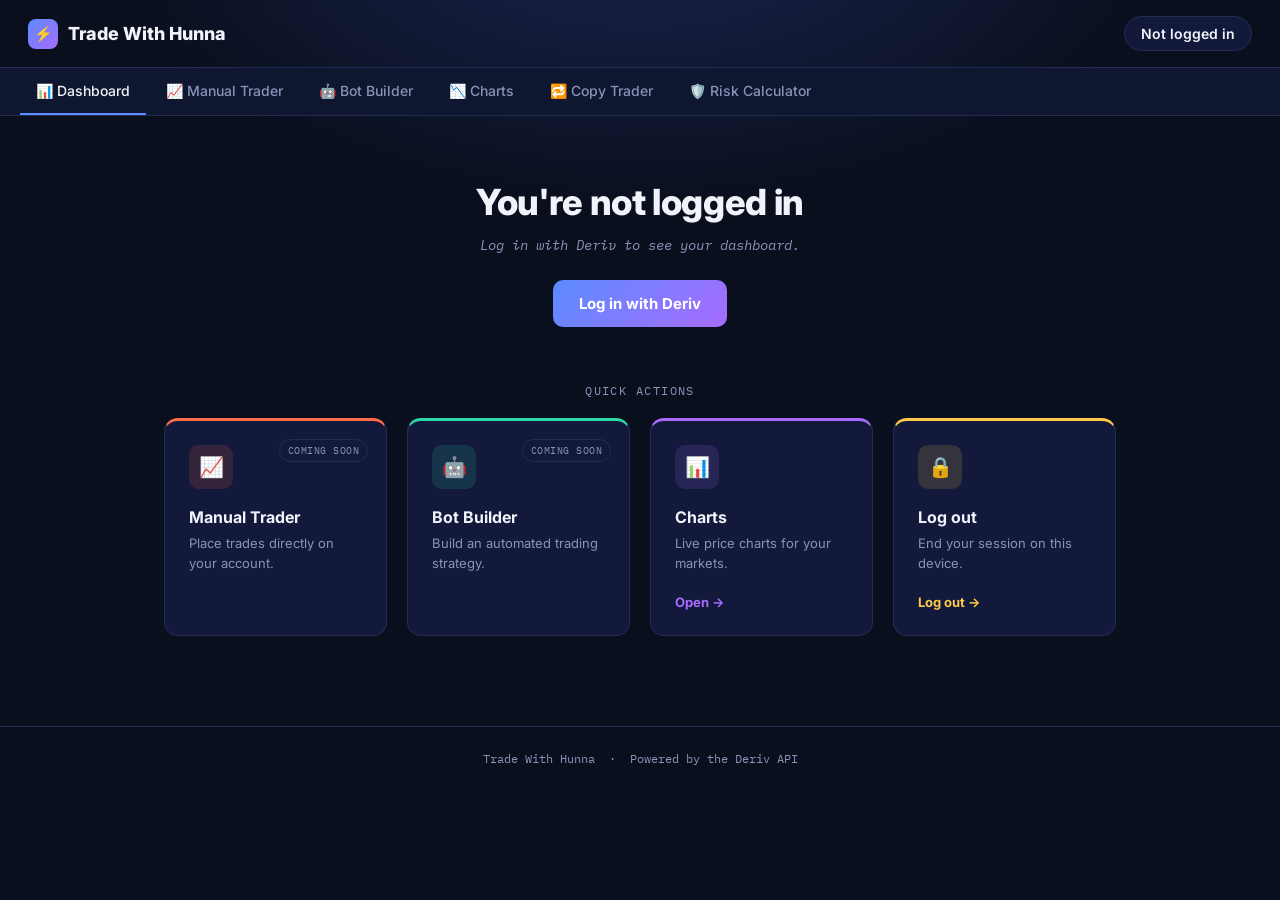
<file: dashboard (2).html>
<!DOCTYPE html>
<html lang="en">
<head>
<meta charset="UTF-8">
<meta name="viewport" content="width=device-width, initial-scale=1.0">
<title>Dashboard &mdash; Trade With Hunna</title>
<link rel="preconnect" href="https://fonts.googleapis.com">
<link href="https://fonts.googleapis.com/css2?family=Inter:wght@400;500;600;700;800&family=IBM+Plex+Mono:wght@400;500&display=swap" rel="stylesheet">
<style>
  :root {
    --bg: #0A0F1E;
    --bg-soft: #0F1630;
    --card: #12193A;
    --card-border: #232C55;
    --text: #F1F3FA;
    --text-dim: #8B92B8;
    --accent: #5B8CFF;
    --c-orange: #FF6B4A;
    --c-green: #2ED8A7;
    --c-purple: #A76BFF;
    --c-yellow: #FFC94A;
  }
  * { box-sizing: border-box; }
  body {
    margin: 0;
    background: var(--bg);
    background-image: radial-gradient(ellipse 900px 500px at 50% -10%, #1A2550 0%, transparent 60%);
    color: var(--text);
    font-family: 'Inter', sans-serif;
    -webkit-font-smoothing: antialiased;
    min-height: 100vh;
  }
  .mono { font-family: 'IBM Plex Mono', monospace; }

  .topbar {
    display: flex;
    align-items: center;
    justify-content: space-between;
    padding: 16px 28px;
    border-bottom: 1px solid var(--card-border);
  }
  .brand {
    display: flex;
    align-items: center;
    gap: 10px;
    font-weight: 800;
    font-size: 18px;
    text-decoration: none;
    color: var(--text);
  }
  .brand .glyph {
    width: 30px; height: 30px;
    border-radius: 8px;
    background: linear-gradient(135deg, var(--accent), var(--c-purple));
    display: flex; align-items: center; justify-content: center;
    font-size: 15px;
  }
  .balance-pill {
    display: flex;
    align-items: center;
    gap: 10px;
    background: var(--card);
    border: 1px solid var(--card-border);
    padding: 8px 16px;
    border-radius: 999px;
    font-size: 14px;
    font-weight: 600;
  }
  .balance-pill .amt { color: var(--c-green); }
  .balance-pill .dot { width: 7px; height: 7px; border-radius: 50%; background: var(--c-green); }

  nav.subnav {
    display: flex;
    gap: 4px;
    padding: 0 20px;
    border-bottom: 1px solid var(--card-border);
    overflow-x: auto;
    background: var(--bg-soft);
  }
  nav.subnav a {
    display: flex;
    align-items: center;
    gap: 7px;
    padding: 14px 16px;
    font-size: 14px;
    font-weight: 500;
    color: var(--text-dim);
    text-decoration: none;
    white-space: nowrap;
    border-bottom: 2px solid transparent;
    transition: color 0.15s ease;
  }
  nav.subnav a.active { color: var(--text); border-bottom-color: var(--accent); }
  nav.subnav a.disabled:hover { color: var(--text-dim); }
  nav.subnav a:not(.disabled):hover { color: var(--text); }

  main { padding: 64px 24px 20px; text-align: center; }
  main h1 { font-size: 36px; font-weight: 800; margin: 0 0 12px; letter-spacing: -0.01em; }
  .quote { font-family: 'IBM Plex Mono', monospace; font-style: italic; color: var(--text-dim); font-size: 14px; }

  .quick-label {
    font-family: 'IBM Plex Mono', monospace;
    font-size: 12px;
    letter-spacing: 0.12em;
    text-transform: uppercase;
    color: var(--text-dim);
    margin: 56px 0 20px;
  }

  .cards {
    max-width: 1000px;
    margin: 0 auto;
    display: grid;
    grid-template-columns: repeat(auto-fit, minmax(210px, 1fr));
    gap: 20px;
    padding: 0 24px 70px;
  }
  .card {
    background: var(--card);
    border: 1px solid var(--card-border);
    border-top: 3px solid var(--c);
    border-radius: 14px;
    padding: 24px;
    text-align: left;
    position: relative;
    transition: transform 0.15s ease, box-shadow 0.15s ease;
  }
  .card:hover { transform: translateY(-3px); box-shadow: 0 12px 30px -10px rgba(0,0,0,0.5); }
  .card .icon {
    width: 44px; height: 44px;
    border-radius: 10px;
    background: var(--ic-bg);
    display: flex; align-items: center; justify-content: center;
    font-size: 20px;
    margin-bottom: 18px;
  }
  .card h3 { margin: 0 0 6px; font-size: 16px; font-weight: 700; }
  .card p { margin: 0 0 18px; font-size: 13px; color: var(--text-dim); line-height: 1.55; }
  .card .open { font-size: 13px; font-weight: 700; color: var(--c); text-decoration: none; }
  .card .soon {
    position: absolute; top: 18px; right: 18px;
    font-family: 'IBM Plex Mono', monospace; font-size: 10px; letter-spacing: 0.05em; text-transform: uppercase;
    color: var(--text-dim); border: 1px solid var(--card-border); padding: 4px 8px; border-radius: 20px;
  }

  .card.orange { --c: var(--c-orange); --ic-bg: rgba(255,107,74,0.15); }
  .card.green  { --c: var(--c-green);  --ic-bg: rgba(46,216,167,0.15); }
  .card.purple { --c: var(--c-purple); --ic-bg: rgba(167,107,255,0.15); }
  .card.yellow { --c: var(--c-yellow); --ic-bg: rgba(255,201,74,0.15); }

  .btn-primary {
    display: inline-block;
    background: linear-gradient(135deg, var(--accent), var(--c-purple));
    color: #fff;
    font-weight: 700;
    font-size: 15px;
    padding: 14px 26px;
    border-radius: 10px;
    text-decoration: none;
  }

  footer { text-align: center; padding: 24px; color: var(--text-dim); font-size: 12px; font-family: 'IBM Plex Mono', monospace; border-top: 1px solid var(--card-border); }

  @media (max-width: 560px) {
    main { padding: 44px 16px 10px; }
    main h1 { font-size: 26px; }
  }
</style>
</head>
<body>

<div class="topbar">
  <a class="brand" href="/"><span class="glyph">&#9889;</span> Trade With Hunna</a>
  <div class="balance-pill" id="balance-pill"><span class="dot"></span><span>&hellip;</span></div>
</div>

<nav class="subnav">
  <a href="dashboard.html" class="active">&#128202; Dashboard</a>
  <a href="#" class="disabled">&#128200; Manual Trader</a>
  <a href="#" class="disabled">&#129302; Bot Builder</a>
  <a href="charts.html">&#128201; Charts</a>
  <a href="#" class="disabled">&#128257; Copy Trader</a>
  <a href="#" class="disabled">&#128737;&#65039; Risk Calculator</a>
</nav>

<main>
  <div id="greeting-block">
    <div class="quote mono">Checking session&hellip;</div>
  </div>

  <div class="quick-label">Quick Actions</div>

  <div class="cards">
    <div class="card orange">
      <div class="icon">&#128200;</div>
      <h3>Manual Trader</h3>
      <p>Place trades directly on your account.</p>
      <span class="soon">Coming soon</span>
    </div>
    <div class="card green">
      <div class="icon">&#129302;</div>
      <h3>Bot Builder</h3>
      <p>Build an automated trading strategy.</p>
      <span class="soon">Coming soon</span>
    </div>
    <div class="card purple">
      <div class="icon">&#128202;</div>
      <h3>Charts</h3>
      <p>Live price charts for your markets.</p>
      <a class="open" href="charts.html">Open &rarr;</a>
    </div>
    <div class="card yellow">
      <div class="icon">&#128274;</div>
      <h3>Log out</h3>
      <p>End your session on this device.</p>
      <a class="open" href="#" id="logout-link">Log out &rarr;</a>
    </div>
  </div>
</main>

<footer>Trade With Hunna &nbsp;&middot;&nbsp; Powered by the Deriv API</footer>

<script>
  const BACKEND_URL = 'https://trade-with-hunna-backend.onrender.com';
  const balancePill = document.getElementById('balance-pill');
  const greetingBlock = document.getElementById('greeting-block');

  function escapeHtml(str) {
    const div = document.createElement('div');
    div.textContent = str;
    return div.innerHTML;
  }

  function renderLoggedOut() {
    greetingBlock.innerHTML = `
      <h1>You're not logged in</h1>
      <div class="quote mono">Log in with Deriv to see your dashboard.</div>
      <div style="margin-top:26px;"><a class="btn-primary" href="${BACKEND_URL}/login">Log in with Deriv</a></div>
    `;
    balancePill.innerHTML = '<span>Not logged in</span>';
  }

  function renderLoggedIn(account) {
    const name = account.fullname ? account.fullname.split(' ')[0] : (account.loginid || 'trader');
    greetingBlock.innerHTML = `
      <h1>Hello ${escapeHtml(name)} \u{1F44B}</h1>
      <div class="quote mono">&ldquo;The trend is your friend &mdash; until it ends.&rdquo;</div>
    `;
    const currency = account.currency || 'USD';
    const balance = typeof account.balance === 'number' ? account.balance.toFixed(2) : '0.00';
    balancePill.innerHTML = `<span class="dot"></span><span class="amt mono">${balance} ${escapeHtml(currency)}</span>`;
  }

  fetch(`${BACKEND_URL}/me`, { credentials: 'include' })
    .then((res) => res.json())
    .then((meData) => {
      if (!meData.loggedIn) { renderLoggedOut(); return; }
      return fetch(`${BACKEND_URL}/api/accounts`, { credentials: 'include' })
        .then((res) => res.json())
        .then((accountData) => {
          if (accountData.error) { renderLoggedOut(); return; }
          renderLoggedIn(accountData);
        });
    })
    .catch(() => renderLoggedOut());

  document.getElementById('logout-link').addEventListener('click', async (e) => {
    e.preventDefault();
    await fetch(`${BACKEND_URL}/logout`, { method: 'POST', credentials: 'include' });
    window.location.href = '/';
  });
</script>

</body>
</html>
</file>
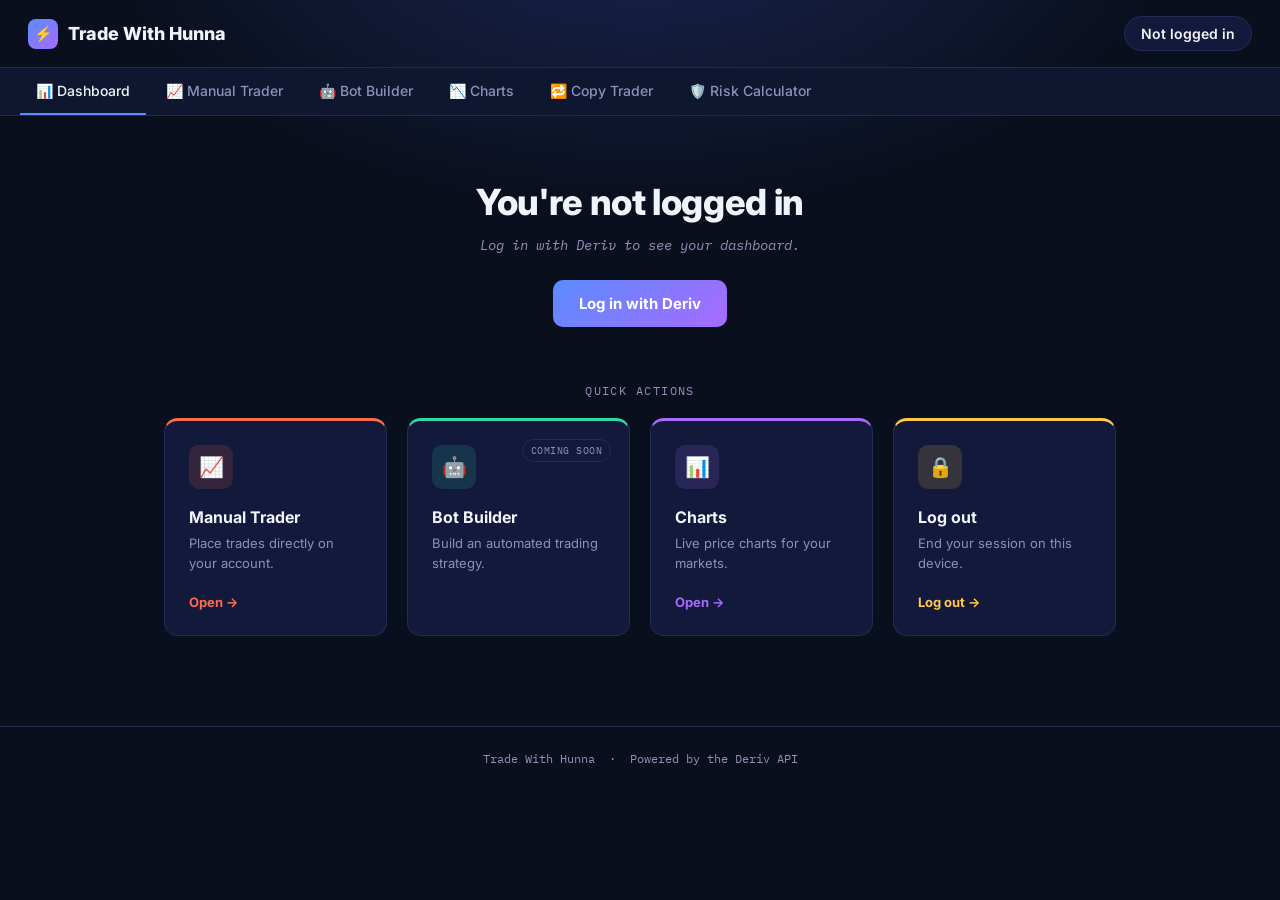
<file: dashboard.html>
<!DOCTYPE html>
<html lang="en">
<head>
<meta charset="UTF-8">
<meta name="viewport" content="width=device-width, initial-scale=1.0">
<title>Dashboard &mdash; Trade With Hunna</title>
<link rel="preconnect" href="https://fonts.googleapis.com">
<link href="https://fonts.googleapis.com/css2?family=Inter:wght@400;500;600;700;800&family=IBM+Plex+Mono:wght@400;500&display=swap" rel="stylesheet">
<style>
  :root {
    --bg: #0A0F1E;
    --bg-soft: #0F1630;
    --card: #12193A;
    --card-border: #232C55;
    --text: #F1F3FA;
    --text-dim: #8B92B8;
    --accent: #5B8CFF;
    --c-orange: #FF6B4A;
    --c-green: #2ED8A7;
    --c-purple: #A76BFF;
    --c-yellow: #FFC94A;
  }
  * { box-sizing: border-box; }
  body {
    margin: 0;
    background: var(--bg);
    background-image: radial-gradient(ellipse 900px 500px at 50% -10%, #1A2550 0%, transparent 60%);
    color: var(--text);
    font-family: 'Inter', sans-serif;
    -webkit-font-smoothing: antialiased;
    min-height: 100vh;
  }
  .mono { font-family: 'IBM Plex Mono', monospace; }

  .topbar {
    display: flex;
    align-items: center;
    justify-content: space-between;
    padding: 16px 28px;
    border-bottom: 1px solid var(--card-border);
  }
  .brand {
    display: flex;
    align-items: center;
    gap: 10px;
    font-weight: 800;
    font-size: 18px;
    text-decoration: none;
    color: var(--text);
  }
  .brand .glyph {
    width: 30px; height: 30px;
    border-radius: 8px;
    background: linear-gradient(135deg, var(--accent), var(--c-purple));
    display: flex; align-items: center; justify-content: center;
    font-size: 15px;
  }
  .balance-pill {
    display: flex;
    align-items: center;
    gap: 10px;
    background: var(--card);
    border: 1px solid var(--card-border);
    padding: 8px 16px;
    border-radius: 999px;
    font-size: 14px;
    font-weight: 600;
  }
  .balance-pill .amt { color: var(--c-green); }
  .balance-pill .dot { width: 7px; height: 7px; border-radius: 50%; background: var(--c-green); }

  nav.subnav {
    display: flex;
    gap: 4px;
    padding: 0 20px;
    border-bottom: 1px solid var(--card-border);
    overflow-x: auto;
    background: var(--bg-soft);
  }
  nav.subnav a {
    display: flex;
    align-items: center;
    gap: 7px;
    padding: 14px 16px;
    font-size: 14px;
    font-weight: 500;
    color: var(--text-dim);
    text-decoration: none;
    white-space: nowrap;
    border-bottom: 2px solid transparent;
    transition: color 0.15s ease;
  }
  nav.subnav a.active { color: var(--text); border-bottom-color: var(--accent); }
  nav.subnav a.disabled:hover { color: var(--text-dim); }
  nav.subnav a:not(.disabled):hover { color: var(--text); }

  main { padding: 64px 24px 20px; text-align: center; }
  main h1 { font-size: 36px; font-weight: 800; margin: 0 0 12px; letter-spacing: -0.01em; }
  .quote { font-family: 'IBM Plex Mono', monospace; font-style: italic; color: var(--text-dim); font-size: 14px; }

  .quick-label {
    font-family: 'IBM Plex Mono', monospace;
    font-size: 12px;
    letter-spacing: 0.12em;
    text-transform: uppercase;
    color: var(--text-dim);
    margin: 56px 0 20px;
  }

  .cards {
    max-width: 1000px;
    margin: 0 auto;
    display: grid;
    grid-template-columns: repeat(auto-fit, minmax(210px, 1fr));
    gap: 20px;
    padding: 0 24px 70px;
  }
  .card {
    background: var(--card);
    border: 1px solid var(--card-border);
    border-top: 3px solid var(--c);
    border-radius: 14px;
    padding: 24px;
    text-align: left;
    position: relative;
    transition: transform 0.15s ease, box-shadow 0.15s ease;
  }
  .card:hover { transform: translateY(-3px); box-shadow: 0 12px 30px -10px rgba(0,0,0,0.5); }
  .card .icon {
    width: 44px; height: 44px;
    border-radius: 10px;
    background: var(--ic-bg);
    display: flex; align-items: center; justify-content: center;
    font-size: 20px;
    margin-bottom: 18px;
  }
  .card h3 { margin: 0 0 6px; font-size: 16px; font-weight: 700; }
  .card p { margin: 0 0 18px; font-size: 13px; color: var(--text-dim); line-height: 1.55; }
  .card .open { font-size: 13px; font-weight: 700; color: var(--c); text-decoration: none; }
  .card .soon {
    position: absolute; top: 18px; right: 18px;
    font-family: 'IBM Plex Mono', monospace; font-size: 10px; letter-spacing: 0.05em; text-transform: uppercase;
    color: var(--text-dim); border: 1px solid var(--card-border); padding: 4px 8px; border-radius: 20px;
  }

  .card.orange { --c: var(--c-orange); --ic-bg: rgba(255,107,74,0.15); }
  .card.green  { --c: var(--c-green);  --ic-bg: rgba(46,216,167,0.15); }
  .card.purple { --c: var(--c-purple); --ic-bg: rgba(167,107,255,0.15); }
  .card.yellow { --c: var(--c-yellow); --ic-bg: rgba(255,201,74,0.15); }

  .btn-primary {
    display: inline-block;
    background: linear-gradient(135deg, var(--accent), var(--c-purple));
    color: #fff;
    font-weight: 700;
    font-size: 15px;
    padding: 14px 26px;
    border-radius: 10px;
    text-decoration: none;
  }

  footer { text-align: center; padding: 24px; color: var(--text-dim); font-size: 12px; font-family: 'IBM Plex Mono', monospace; border-top: 1px solid var(--card-border); }

  @media (max-width: 560px) {
    main { padding: 44px 16px 10px; }
    main h1 { font-size: 26px; }
  }
</style>
</head>
<body>

<div class="topbar">
  <a class="brand" href="/"><span class="glyph">&#9889;</span> Trade With Hunna</a>
  <div class="balance-pill" id="balance-pill"><span class="dot"></span><span>&hellip;</span></div>
</div>

<nav class="subnav">
  <a href="dashboard.html" class="active">&#128202; Dashboard</a>
  <a href="manual-trader.html">&#128200; Manual Trader</a>
  <a href="#" class="disabled">&#129302; Bot Builder</a>
  <a href="charts.html">&#128201; Charts</a>
  <a href="#" class="disabled">&#128257; Copy Trader</a>
  <a href="#" class="disabled">&#128737;&#65039; Risk Calculator</a>
</nav>

<main>
  <div id="greeting-block">
    <div class="quote mono">Checking session&hellip;</div>
  </div>

  <div class="quick-label">Quick Actions</div>

  <div class="cards">
    <div class="card orange">
      <div class="icon">&#128200;</div>
      <h3>Manual Trader</h3>
      <p>Place trades directly on your account.</p>
      <a class="open" href="manual-trader.html">Open &rarr;</a>
    </div>
    <div class="card green">
      <div class="icon">&#129302;</div>
      <h3>Bot Builder</h3>
      <p>Build an automated trading strategy.</p>
      <span class="soon">Coming soon</span>
    </div>
    <div class="card purple">
      <div class="icon">&#128202;</div>
      <h3>Charts</h3>
      <p>Live price charts for your markets.</p>
      <a class="open" href="charts.html">Open &rarr;</a>
    </div>
    <div class="card yellow">
      <div class="icon">&#128274;</div>
      <h3>Log out</h3>
      <p>End your session on this device.</p>
      <a class="open" href="#" id="logout-link">Log out &rarr;</a>
    </div>
  </div>
</main>

<footer>Trade With Hunna &nbsp;&middot;&nbsp; Powered by the Deriv API</footer>

<script>
  const BACKEND_URL = 'https://trade-with-hunna-backend.onrender.com';
  const balancePill = document.getElementById('balance-pill');
  const greetingBlock = document.getElementById('greeting-block');

  function escapeHtml(str) {
    const div = document.createElement('div');
    div.textContent = str;
    return div.innerHTML;
  }

  function renderLoggedOut() {
    greetingBlock.innerHTML = `
      <h1>You're not logged in</h1>
      <div class="quote mono">Log in with Deriv to see your dashboard.</div>
      <div style="margin-top:26px;"><a class="btn-primary" href="${BACKEND_URL}/login">Log in with Deriv</a></div>
    `;
    balancePill.innerHTML = '<span>Not logged in</span>';
  }

  function renderLoggedIn(account) {
    const name = account.fullname ? account.fullname.split(' ')[0] : (account.loginid || 'trader');
    greetingBlock.innerHTML = `
      <h1>Hello ${escapeHtml(name)} \u{1F44B}</h1>
      <div class="quote mono">&ldquo;The trend is your friend &mdash; until it ends.&rdquo;</div>
    `;
    const currency = account.currency || 'USD';
    const balance = typeof account.balance === 'number' ? account.balance.toFixed(2) : '0.00';
    balancePill.innerHTML = `<span class="dot"></span><span class="amt mono">${balance} ${escapeHtml(currency)}</span>`;
  }

  fetch(`${BACKEND_URL}/me`, { credentials: 'include' })
    .then((res) => res.json())
    .then((meData) => {
      if (!meData.loggedIn) { renderLoggedOut(); return; }
      return fetch(`${BACKEND_URL}/api/accounts`, { credentials: 'include' })
        .then((res) => res.json())
        .then((accountData) => {
          if (accountData.error) { renderLoggedOut(); return; }
          renderLoggedIn(accountData);
        });
    })
    .catch(() => renderLoggedOut());

  document.getElementById('logout-link').addEventListener('click', async (e) => {
    e.preventDefault();
    await fetch(`${BACKEND_URL}/logout`, { method: 'POST', credentials: 'include' });
    window.location.href = '/';
  });
</script>

</body>
</html>
</file>
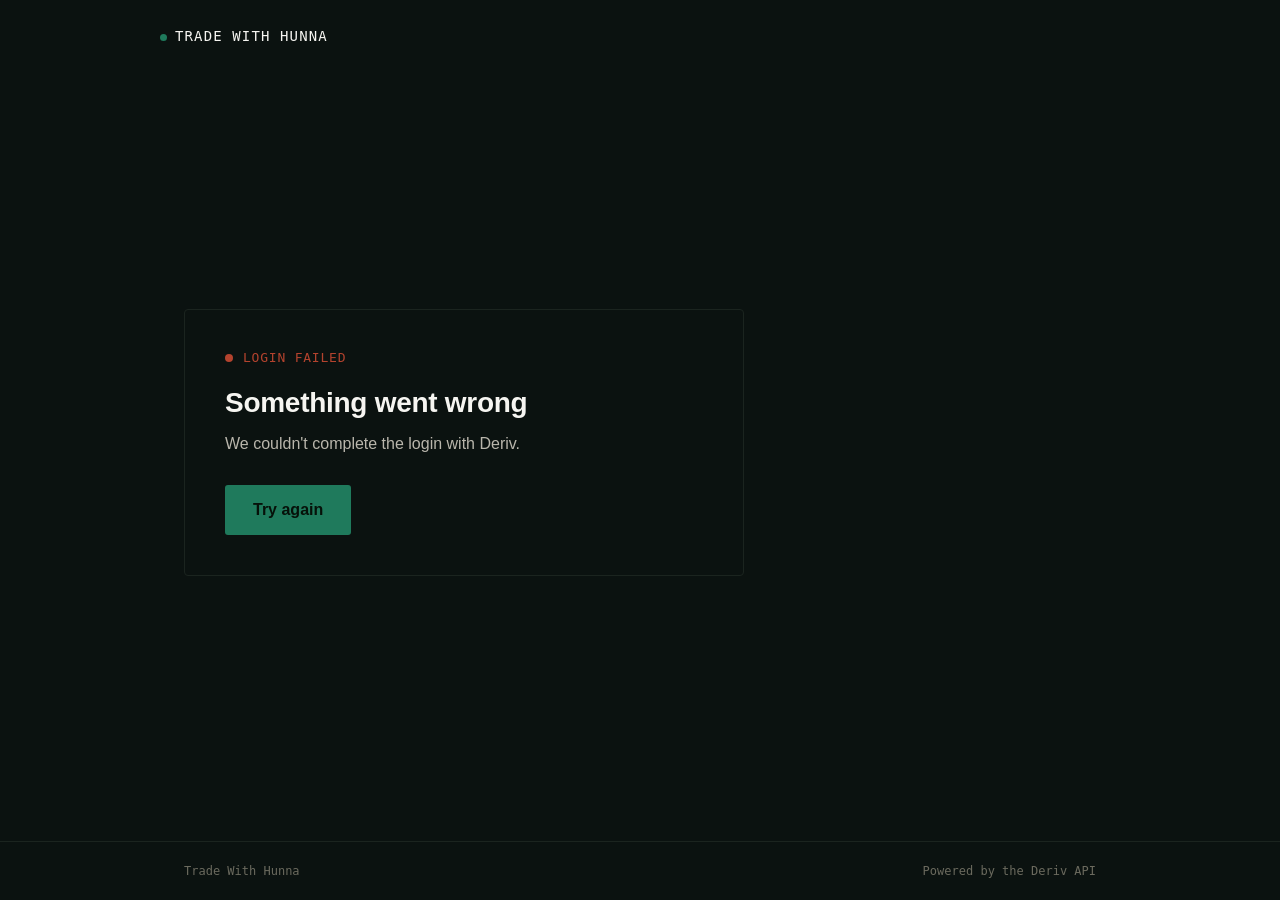
<file: login-error.html>
<!DOCTYPE html>
<html lang="en">
<head>
<meta charset="UTF-8">
<meta name="viewport" content="width=device-width, initial-scale=1.0">
<title>Login error &mdash; Trade With Hunna</title>
<link rel="stylesheet" href="style.css">
</head>
<body>

<header class="top wrap">
  <a class="mark" href="/"><span class="dot"></span> Trade With Hunna</a>
</header>

<main>
  <div class="wrap">
    <div class="panel state-error">
      <div class="status-row"><span class="dot"></span> Login failed</div>
      <h2>Something went wrong</h2>
      <p id="message">We couldn't complete the login with Deriv.</p>
      <div><a class="btn btn-primary" href="https://trade-with-hunna-backend.onrender.com/login">Try again</a></div>
    </div>
  </div>
</main>

<footer>
  <div class="wrap">
    <span>Trade With Hunna</span>
    <span>Powered by the Deriv API</span>
  </div>
</footer>

<script>
  const params = new URLSearchParams(window.location.search);
  const reason = params.get('reason');
  const reasons = {
    missing_params: "The login link was missing information it needed.",
    unknown_or_expired_state: "That login attempt expired. Please try again.",
    token_exchange_failed: "Deriv couldn't confirm your login. Please try again.",
    invalid_scope: "There's a configuration issue with this app. Please contact support.",
    access_denied: "Access was denied by Deriv.",
    server_error: "Something went wrong on our end.",
  };
  if (reason && reasons[reason]) {
    document.getElementById('message').textContent = reasons[reason];
  }
</script>

</body>
</html>
</file>
<file: style.css>
:root {
  --ink: #0B1210;
  --paper: #F6F5F1;
  --line: #D8D6CE;
  --signal: #1F7A5C;
  --signal-dim: #16513E;
  --loss: #B4432E;
  --mono: 'IBM Plex Mono', 'SF Mono', Menlo, monospace;
  --sans: 'Inter', -apple-system, BlinkMacSystemFont, sans-serif;
}

* { box-sizing: border-box; }

html, body {
  margin: 0;
  padding: 0;
  background: var(--ink);
  color: var(--paper);
  font-family: var(--sans);
  -webkit-font-smoothing: antialiased;
}

body {
  min-height: 100vh;
  display: flex;
  flex-direction: column;
}

a { color: inherit; }

.wrap {
  max-width: 960px;
  margin: 0 auto;
  padding: 0 24px;
  width: 100%;
}

header.top {
  padding: 28px 0 0;
  display: flex;
  align-items: center;
  justify-content: space-between;
}

.mark {
  font-family: var(--mono);
  font-size: 14px;
  letter-spacing: 0.08em;
  text-transform: uppercase;
  color: var(--paper);
  text-decoration: none;
  display: flex;
  align-items: baseline;
  gap: 8px;
}

.mark .dot {
  width: 7px;
  height: 7px;
  border-radius: 50%;
  background: var(--signal);
  display: inline-block;
}

main { flex: 1; display: flex; align-items: center; }

.hero {
  padding: 80px 0 100px;
}

.ticker {
  font-family: var(--mono);
  font-size: 13px;
  color: var(--signal);
  letter-spacing: 0.06em;
  text-transform: uppercase;
  margin-bottom: 28px;
  display: flex;
  align-items: center;
  gap: 10px;
}

.ticker::before {
  content: '';
  width: 18px;
  height: 1px;
  background: var(--signal);
  display: inline-block;
}

h1 {
  font-family: var(--sans);
  font-weight: 700;
  font-size: clamp(40px, 6vw, 68px);
  line-height: 1.02;
  letter-spacing: -0.02em;
  margin: 0 0 24px;
  max-width: 780px;
}

h1 em {
  font-style: normal;
  color: var(--signal);
}

.sub {
  font-size: 18px;
  line-height: 1.55;
  color: #B9B6AC;
  max-width: 480px;
  margin: 0 0 44px;
}

.cta-row {
  display: flex;
  align-items: center;
  gap: 20px;
  flex-wrap: wrap;
}

.btn {
  font-family: var(--sans);
  font-weight: 600;
  font-size: 16px;
  padding: 16px 28px;
  border-radius: 3px;
  border: none;
  cursor: pointer;
  text-decoration: none;
  display: inline-flex;
  align-items: center;
  gap: 10px;
  transition: transform 0.15s ease, background 0.15s ease;
}

.btn-primary {
  background: var(--signal);
  color: #061109;
}
.btn-primary:hover { background: #26946E; transform: translateY(-1px); }

.btn-ghost {
  background: transparent;
  color: var(--paper);
  border: 1px solid var(--line);
}
.btn-ghost:hover { border-color: var(--paper); }

.fine {
  font-family: var(--mono);
  font-size: 12px;
  color: #7A776C;
  margin-top: 18px;
}

footer {
  border-top: 1px solid #1B241F;
  padding: 22px 0;
}

footer .wrap {
  display: flex;
  justify-content: space-between;
  font-family: var(--mono);
  font-size: 12px;
  color: #6B6A5E;
}

/* Dashboard specific */
.panel {
  border: 1px solid #1B241F;
  border-radius: 4px;
  padding: 40px;
  width: 100%;
  max-width: 560px;
}

.status-row {
  display: flex;
  align-items: center;
  gap: 10px;
  font-family: var(--mono);
  font-size: 13px;
  text-transform: uppercase;
  letter-spacing: 0.06em;
  color: var(--signal);
  margin-bottom: 22px;
}

.status-row .dot {
  width: 8px;
  height: 8px;
  border-radius: 50%;
  background: var(--signal);
}

.panel h2 {
  font-size: 28px;
  margin: 0 0 12px;
  letter-spacing: -0.01em;
}

.panel p {
  color: #B9B6AC;
  line-height: 1.6;
  margin: 0 0 28px;
}

.state-loading .status-row { color: #B9B6AC; }
.state-loading .status-row .dot { background: #B9B6AC; animation: pulse 1.2s infinite ease-in-out; }

.state-error .status-row { color: var(--loss); }
.state-error .status-row .dot { background: var(--loss); }

@keyframes pulse {
  0%, 100% { opacity: 1; }
  50% { opacity: 0.3; }
}

@media (prefers-reduced-motion: reduce) {
  .state-loading .status-row .dot { animation: none; }
}

.btn:focus-visible, a:focus-visible {
  outline: 2px solid var(--signal);
  outline-offset: 2px;
}

@media (max-width: 560px) {
  .hero { padding: 56px 0 70px; }
  .panel { padding: 28px; }
}
</file>
